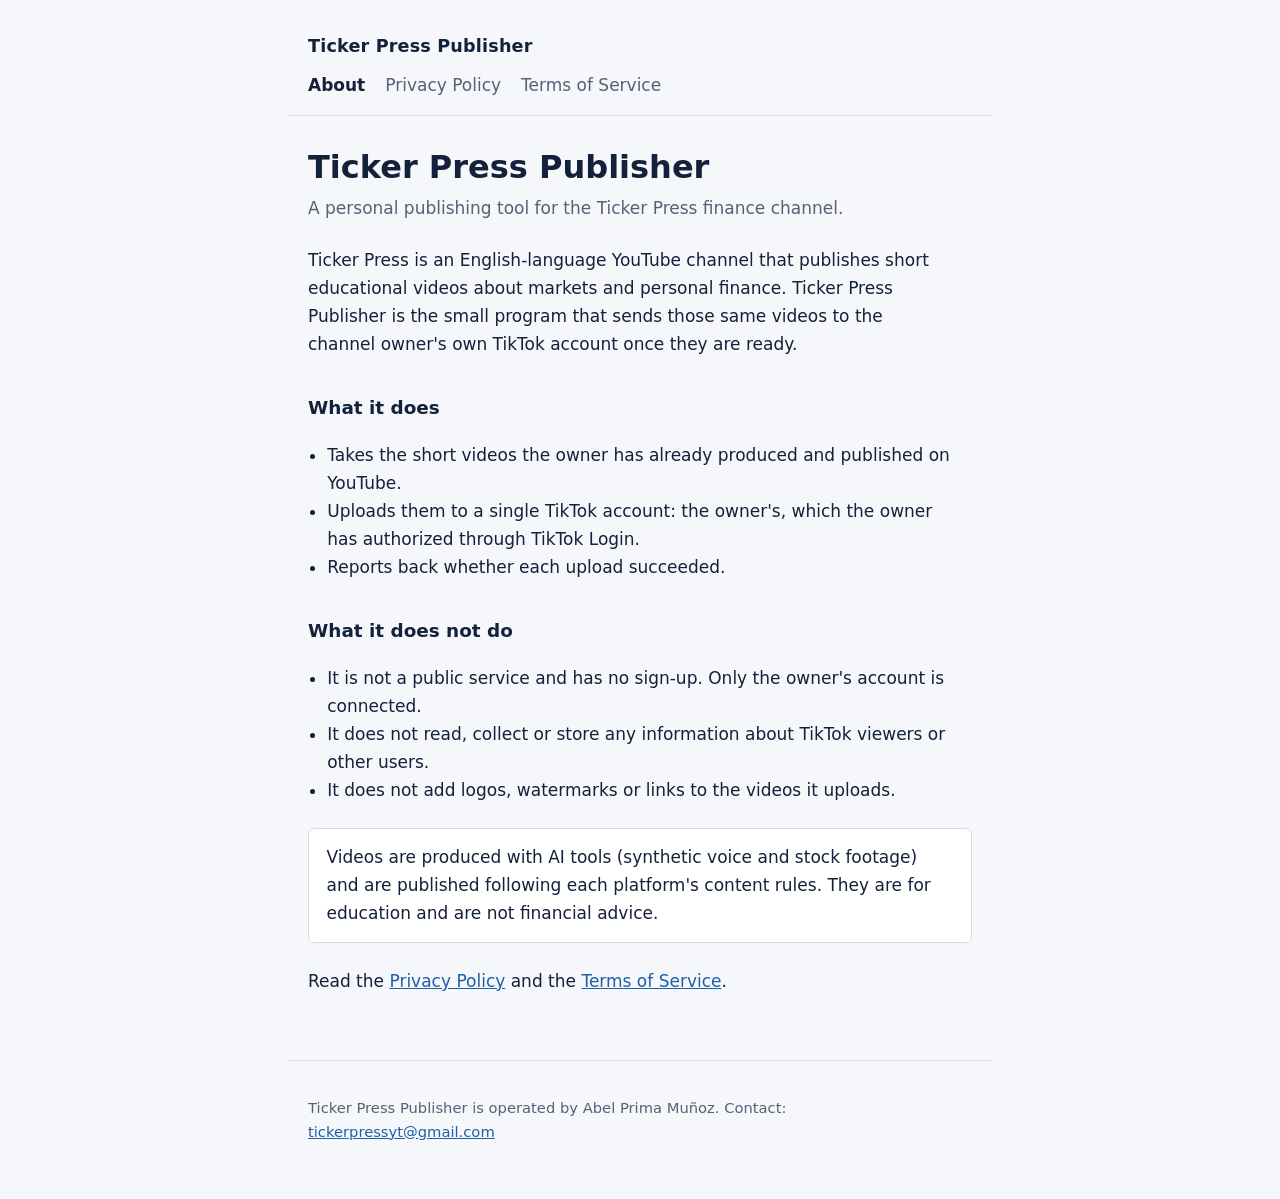
<file: index.html>
<!doctype html>
<html lang="en">
<head>
<meta charset="utf-8">
<meta name="viewport" content="width=device-width, initial-scale=1">
<title>Ticker Press Publisher</title>
<meta name="description" content="A personal tool that sends the owner's own Ticker Press videos to the owner's own TikTok account.">
<link rel="stylesheet" href="style.css">
</head>
<body>
<header>
<a class="brand" href="index.html">Ticker Press Publisher</a>
<nav>
<a href="index.html" aria-current="page">About</a>
<a href="privacy.html">Privacy Policy</a>
<a href="terms.html">Terms of Service</a>
</nav>
</header>
<main>
<h1>Ticker Press Publisher</h1>
<p class="meta">A personal publishing tool for the Ticker Press finance channel.</p>
<p>Ticker Press is an English-language YouTube channel that publishes short educational videos about markets and personal finance. Ticker Press Publisher is the small program that sends those same videos to the channel owner's own TikTok account once they are ready.</p>
<h2>What it does</h2>
<ul>
<li>Takes the short videos the owner has already produced and published on YouTube.</li>
<li>Uploads them to a single TikTok account: the owner's, which the owner has authorized through TikTok Login.</li>
<li>Reports back whether each upload succeeded.</li>
</ul>
<h2>What it does not do</h2>
<ul>
<li>It is not a public service and has no sign-up. Only the owner's account is connected.</li>
<li>It does not read, collect or store any information about TikTok viewers or other users.</li>
<li>It does not add logos, watermarks or links to the videos it uploads.</li>
</ul>
<div class="note">Videos are produced with AI tools (synthetic voice and stock footage) and are published following each platform's content rules. They are for education and are not financial advice.</div>
<p>Read the <a href="privacy.html">Privacy Policy</a> and the <a href="terms.html">Terms of Service</a>.</p>
</main>
<footer>
<p>Ticker Press Publisher is operated by Abel Prima Muñoz. Contact: <a href="mailto:tickerpressyt@gmail.com">tickerpressyt@gmail.com</a></p>
</footer>
</body>
</html>
</file>
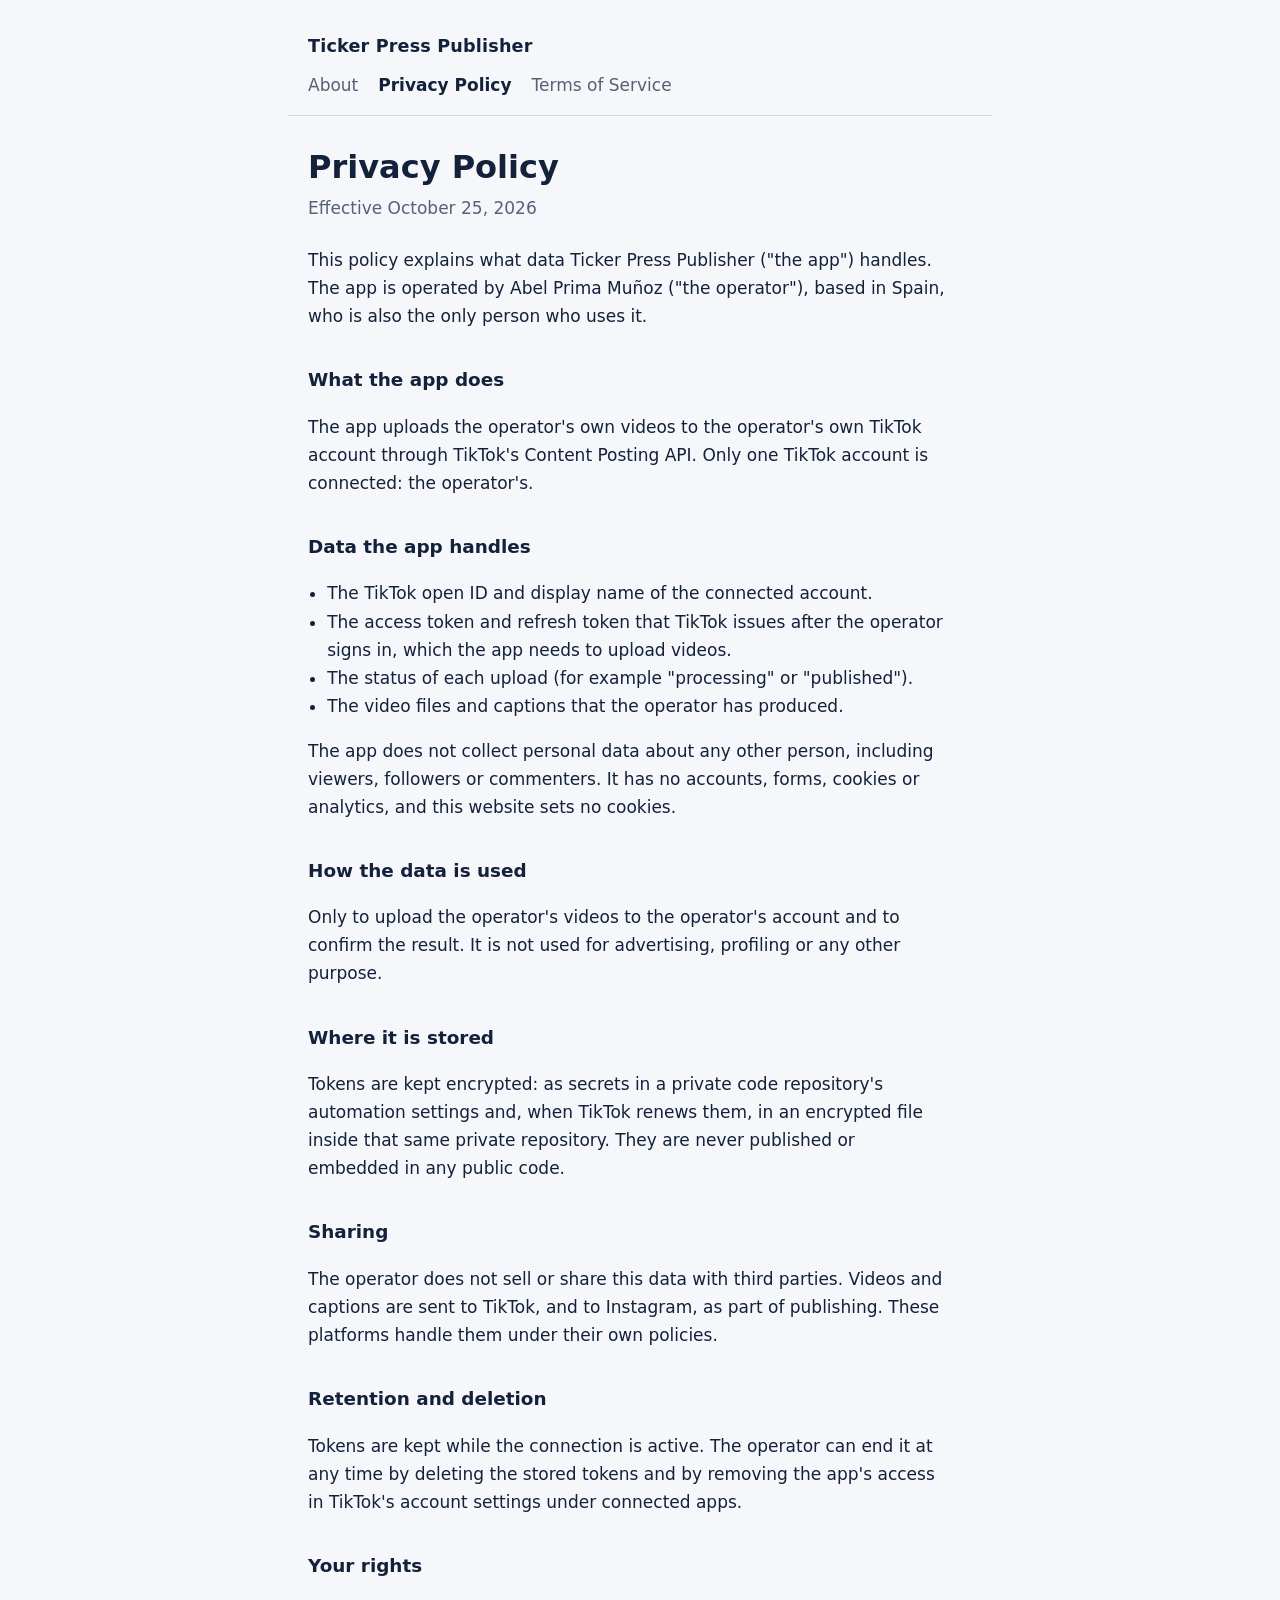
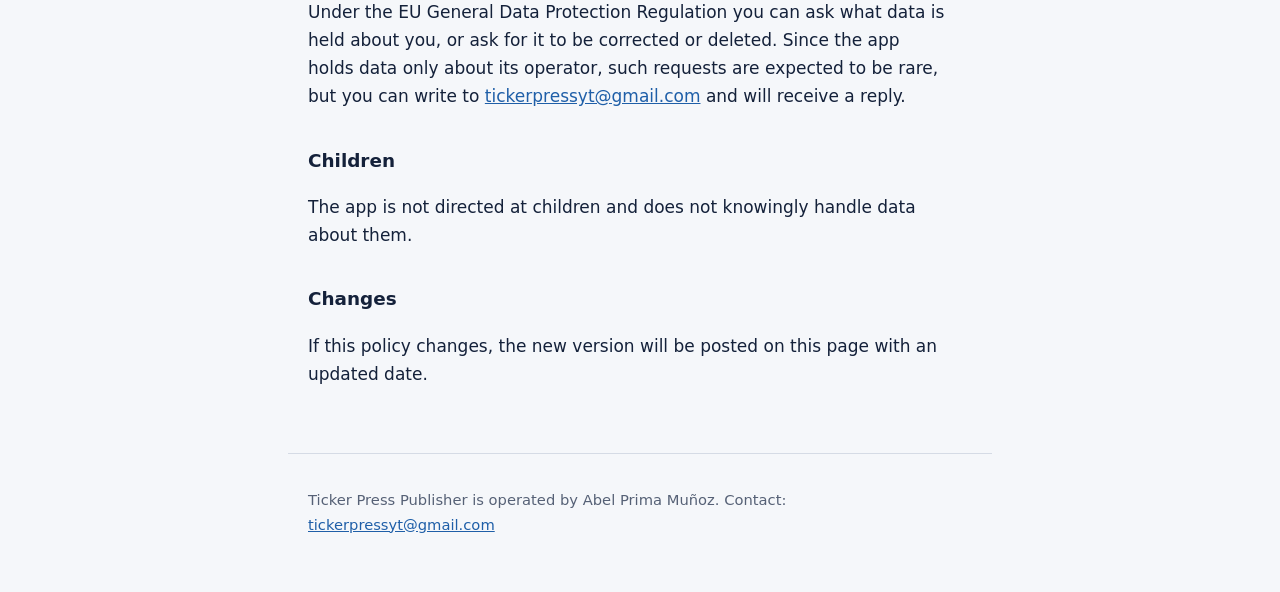
<file: privacy.html>
<!doctype html>
<html lang="en">
<head>
<meta charset="utf-8">
<meta name="viewport" content="width=device-width, initial-scale=1">
<title>Privacy Policy - Ticker Press Publisher</title>
<meta name="description" content="How Ticker Press Publisher handles data.">
<link rel="stylesheet" href="style.css">
</head>
<body>
<header>
<a class="brand" href="index.html">Ticker Press Publisher</a>
<nav>
<a href="index.html">About</a>
<a href="privacy.html" aria-current="page">Privacy Policy</a>
<a href="terms.html">Terms of Service</a>
</nav>
</header>
<main>
<h1>Privacy Policy</h1>
<p class="meta">Effective October 25, 2026</p>
<p>This policy explains what data Ticker Press Publisher ("the app") handles. The app is operated by Abel Prima Muñoz ("the operator"), based in Spain, who is also the only person who uses it.</p>
<h2>What the app does</h2>
<p>The app uploads the operator's own videos to the operator's own TikTok account through TikTok's Content Posting API. Only one TikTok account is connected: the operator's.</p>
<h2>Data the app handles</h2>
<ul>
<li>The TikTok open ID and display name of the connected account.</li>
<li>The access token and refresh token that TikTok issues after the operator signs in, which the app needs to upload videos.</li>
<li>The status of each upload (for example "processing" or "published").</li>
<li>The video files and captions that the operator has produced.</li>
</ul>
<p>The app does not collect personal data about any other person, including viewers, followers or commenters. It has no accounts, forms, cookies or analytics, and this website sets no cookies.</p>
<h2>How the data is used</h2>
<p>Only to upload the operator's videos to the operator's account and to confirm the result. It is not used for advertising, profiling or any other purpose.</p>
<h2>Where it is stored</h2>
<p>Tokens are kept encrypted: as secrets in a private code repository's automation settings and, when TikTok renews them, in an encrypted file inside that same private repository. They are never published or embedded in any public code.</p>
<h2>Sharing</h2>
<p>The operator does not sell or share this data with third parties. Videos and captions are sent to TikTok, and to Instagram, as part of publishing. These platforms handle them under their own policies.</p>
<h2>Retention and deletion</h2>
<p>Tokens are kept while the connection is active. The operator can end it at any time by deleting the stored tokens and by removing the app's access in TikTok's account settings under connected apps.</p>
<h2>Your rights</h2>
<p>Under the EU General Data Protection Regulation you can ask what data is held about you, or ask for it to be corrected or deleted. Since the app holds data only about its operator, such requests are expected to be rare, but you can write to <a href="mailto:tickerpressyt@gmail.com">tickerpressyt@gmail.com</a> and will receive a reply.</p>
<h2>Children</h2>
<p>The app is not directed at children and does not knowingly handle data about them.</p>
<h2>Changes</h2>
<p>If this policy changes, the new version will be posted on this page with an updated date.</p>
</main>
<footer>
<p>Ticker Press Publisher is operated by Abel Prima Muñoz. Contact: <a href="mailto:tickerpressyt@gmail.com">tickerpressyt@gmail.com</a></p>
</footer>
</body>
</html>
</file>
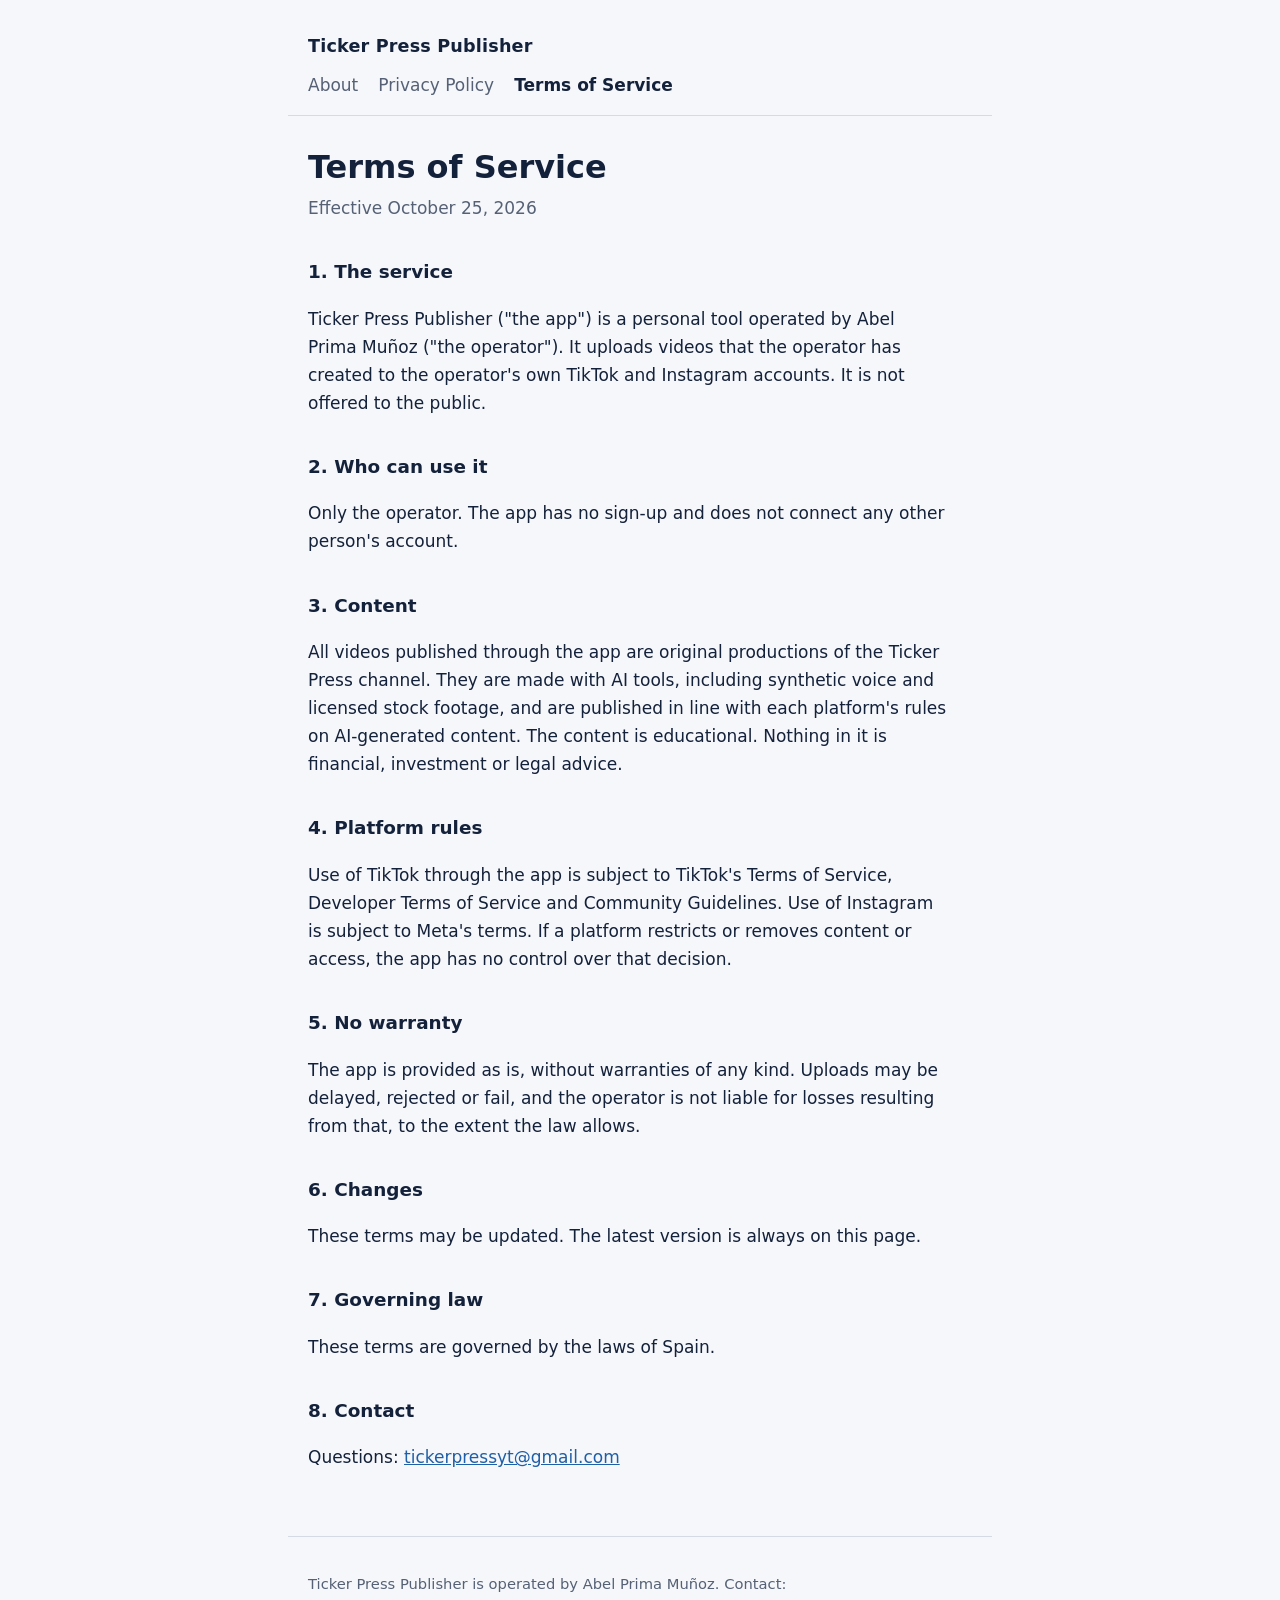
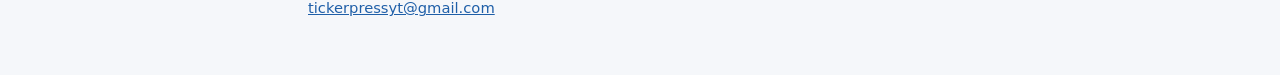
<file: terms.html>
<!doctype html>
<html lang="en">
<head>
<meta charset="utf-8">
<meta name="viewport" content="width=device-width, initial-scale=1">
<title>Terms of Service - Ticker Press Publisher</title>
<meta name="description" content="Terms for using Ticker Press Publisher.">
<link rel="stylesheet" href="style.css">
</head>
<body>
<header>
<a class="brand" href="index.html">Ticker Press Publisher</a>
<nav>
<a href="index.html">About</a>
<a href="privacy.html">Privacy Policy</a>
<a href="terms.html" aria-current="page">Terms of Service</a>
</nav>
</header>
<main>
<h1>Terms of Service</h1>
<p class="meta">Effective October 25, 2026</p>
<h2>1. The service</h2>
<p>Ticker Press Publisher ("the app") is a personal tool operated by Abel Prima Muñoz ("the operator"). It uploads videos that the operator has created to the operator's own TikTok and Instagram accounts. It is not offered to the public.</p>
<h2>2. Who can use it</h2>
<p>Only the operator. The app has no sign-up and does not connect any other person's account.</p>
<h2>3. Content</h2>
<p>All videos published through the app are original productions of the Ticker Press channel. They are made with AI tools, including synthetic voice and licensed stock footage, and are published in line with each platform's rules on AI-generated content. The content is educational. Nothing in it is financial, investment or legal advice.</p>
<h2>4. Platform rules</h2>
<p>Use of TikTok through the app is subject to TikTok's Terms of Service, Developer Terms of Service and Community Guidelines. Use of Instagram is subject to Meta's terms. If a platform restricts or removes content or access, the app has no control over that decision.</p>
<h2>5. No warranty</h2>
<p>The app is provided as is, without warranties of any kind. Uploads may be delayed, rejected or fail, and the operator is not liable for losses resulting from that, to the extent the law allows.</p>
<h2>6. Changes</h2>
<p>These terms may be updated. The latest version is always on this page.</p>
<h2>7. Governing law</h2>
<p>These terms are governed by the laws of Spain.</p>
<h2>8. Contact</h2>
<p>Questions: <a href="mailto:tickerpressyt@gmail.com">tickerpressyt@gmail.com</a></p>
</main>
<footer>
<p>Ticker Press Publisher is operated by Abel Prima Muñoz. Contact: <a href="mailto:tickerpressyt@gmail.com">tickerpressyt@gmail.com</a></p>
</footer>
</body>
</html>
</file>
<file: style.css>
:root {
  --bg: #f5f7fa;
  --ink: #14213a;
  --muted: #566176;
  --rule: #d5dbe5;
  --link: #1f5fa8;
  --panel: #ffffff;
}
@media (prefers-color-scheme: dark) {
  :root {
    --bg: #0f1624;
    --ink: #e6ebf3;
    --muted: #9aa6ba;
    --rule: #26324a;
    --link: #7db4ee;
    --panel: #151e30;
  }
}
* { box-sizing: border-box; }
html { -webkit-text-size-adjust: 100%; }
body {
  margin: 0;
  background: var(--bg);
  color: var(--ink);
  font: 17px/1.65 system-ui, -apple-system, "Segoe UI", Roboto, Helvetica, Arial, sans-serif;
}
header, main, footer { max-width: 44rem; margin: 0 auto; padding: 0 1.25rem; }
header { padding-top: 2rem; padding-bottom: 1rem; border-bottom: 1px solid var(--rule); }
header a.brand { color: var(--ink); font-weight: 700; font-size: 1.1rem; text-decoration: none; letter-spacing: .01em; }
nav { margin-top: .6rem; display: flex; gap: 1.25rem; flex-wrap: wrap; }
nav a { color: var(--muted); text-decoration: none; }
nav a:hover, nav a:focus-visible { color: var(--link); text-decoration: underline; }
nav a[aria-current="page"] { color: var(--ink); font-weight: 600; }
main { padding-top: 2rem; padding-bottom: 3rem; }
h1 { font-size: 2rem; line-height: 1.2; margin: 0 0 .5rem; }
h2 { font-size: 1.15rem; margin: 2.2rem 0 .4rem; }
p, li { max-width: 40rem; }
ul { padding-left: 1.2rem; }
a { color: var(--link); }
a:focus-visible { outline: 2px solid var(--link); outline-offset: 2px; }
.meta { color: var(--muted); margin: 0 0 1.5rem; }
.note { background: var(--panel); border: 1px solid var(--rule); border-radius: 6px; padding: .9rem 1.1rem; margin: 1.5rem 0; }
footer { padding-top: 1.25rem; padding-bottom: 2.5rem; border-top: 1px solid var(--rule); color: var(--muted); font-size: .92rem; }
</file>
